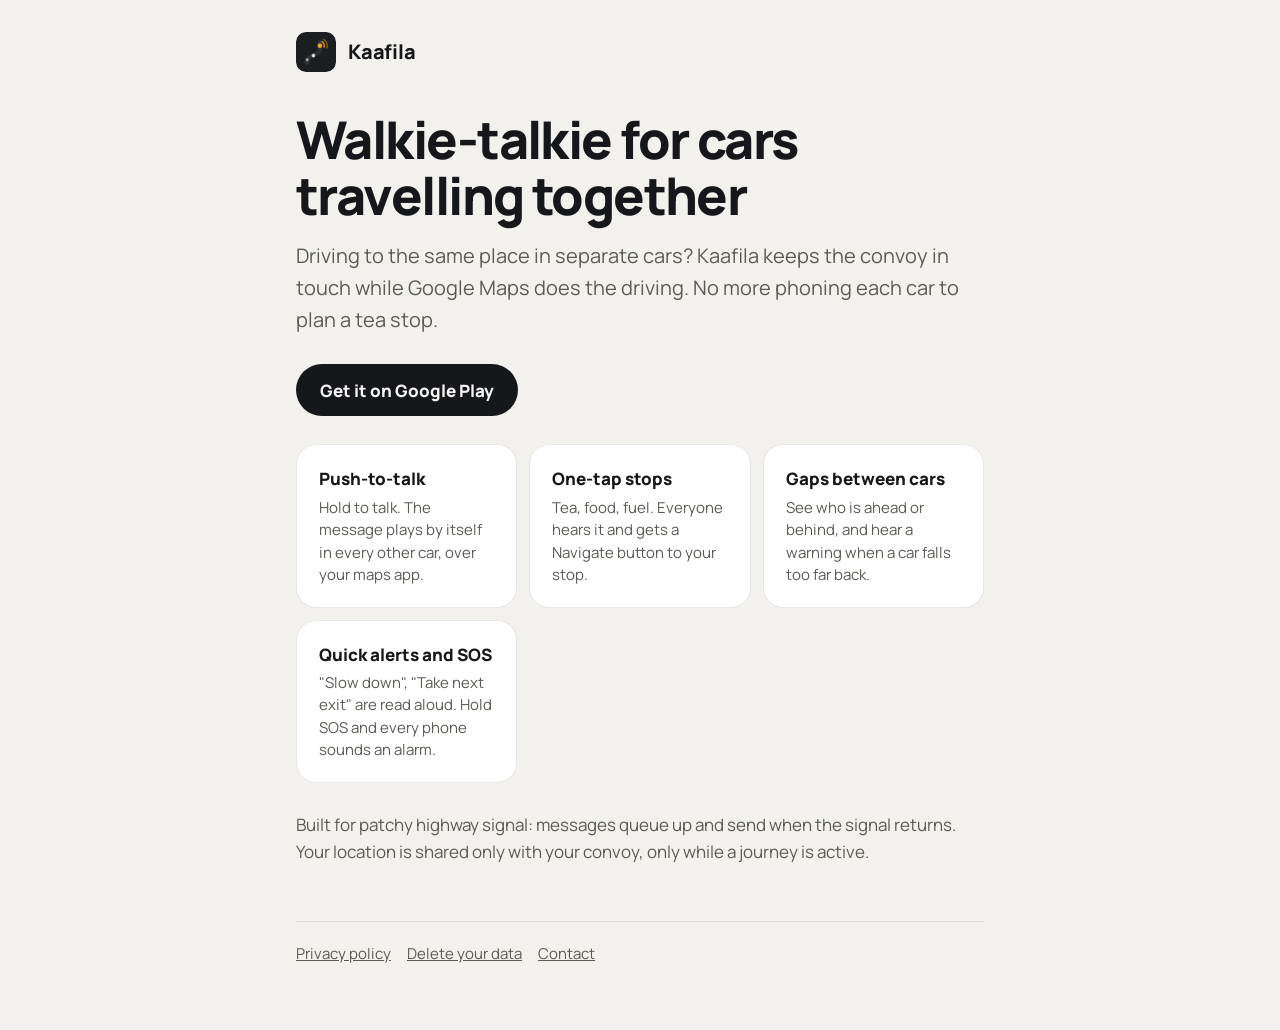
<file: index.html>
<!doctype html>
<html lang="en">
<head>
  <meta charset="utf-8">
  <meta name="viewport" content="width=device-width, initial-scale=1">
  <title>Kaafila · walkie-talkie for cars travelling together</title>
  <meta name="description" content="Push-to-talk, one-tap stops, live gaps between cars and SOS for families and friends driving to the same place.">
  <meta property="og:title" content="Kaafila · walkie-talkie for cars travelling together">
  <meta property="og:description" content="Push-to-talk, one-tap stops and SOS for cars travelling together.">
  <meta property="og:image" content="https://imsaiyyed.github.io/kaafila/assets/og.png">
  <meta property="og:image:width" content="1200">
  <meta property="og:image:height" content="630">
  <meta name="twitter:card" content="summary_large_image">
  <link rel="icon" href="assets/icon-192.png">
  <link rel="apple-touch-icon" href="assets/apple-touch-icon.png">
  <meta name="theme-color" content="#1C1D20">
  <link rel="preconnect" href="https://fonts.googleapis.com">
  <link rel="preconnect" href="https://fonts.gstatic.com" crossorigin>
  <link href="https://fonts.googleapis.com/css2?family=Manrope:wght@500;700;800&display=swap" rel="stylesheet">
  <link rel="stylesheet" href="assets/site.css">
</head>
<body>
<main>
  <header class="brand">
    <img src="assets/icon-192.png" alt="">
    <a href="./">Kaafila</a>
  </header>

  <h1>Walkie-talkie for cars travelling together</h1>
  <p class="lead">Driving to the same place in separate cars? Kaafila keeps the convoy in touch while Google Maps does the driving. No more phoning each car to plan a tea stop.</p>

  <div class="buttons">
    <a class="button" href="https://play.google.com/store/apps/details?id=com.ismailsaiyyed.kaafila">Get it on Google Play</a>
  </div>

  <div class="features">
    <div class="card">
      <h3>Push-to-talk</h3>
      <p>Hold to talk. The message plays by itself in every other car, over your maps app.</p>
    </div>
    <div class="card">
      <h3>One-tap stops</h3>
      <p>Tea, food, fuel. Everyone hears it and gets a Navigate button to your stop.</p>
    </div>
    <div class="card">
      <h3>Gaps between cars</h3>
      <p>See who is ahead or behind, and hear a warning when a car falls too far back.</p>
    </div>
    <div class="card">
      <h3>Quick alerts and SOS</h3>
      <p>"Slow down", "Take next exit" are read aloud. Hold SOS and every phone sounds an alarm.</p>
    </div>
  </div>

  <p class="muted">Built for patchy highway signal: messages queue up and send when the signal returns. Your location is shared only with your convoy, only while a journey is active.</p>

  <footer>
    <a href="privacy.html">Privacy policy</a>
    <a href="delete.html">Delete your data</a>
    <a href="mailto:ismailsaiyyed60@gmail.com">Contact</a>
  </footer>
</main>
</body>
</html>
</file>
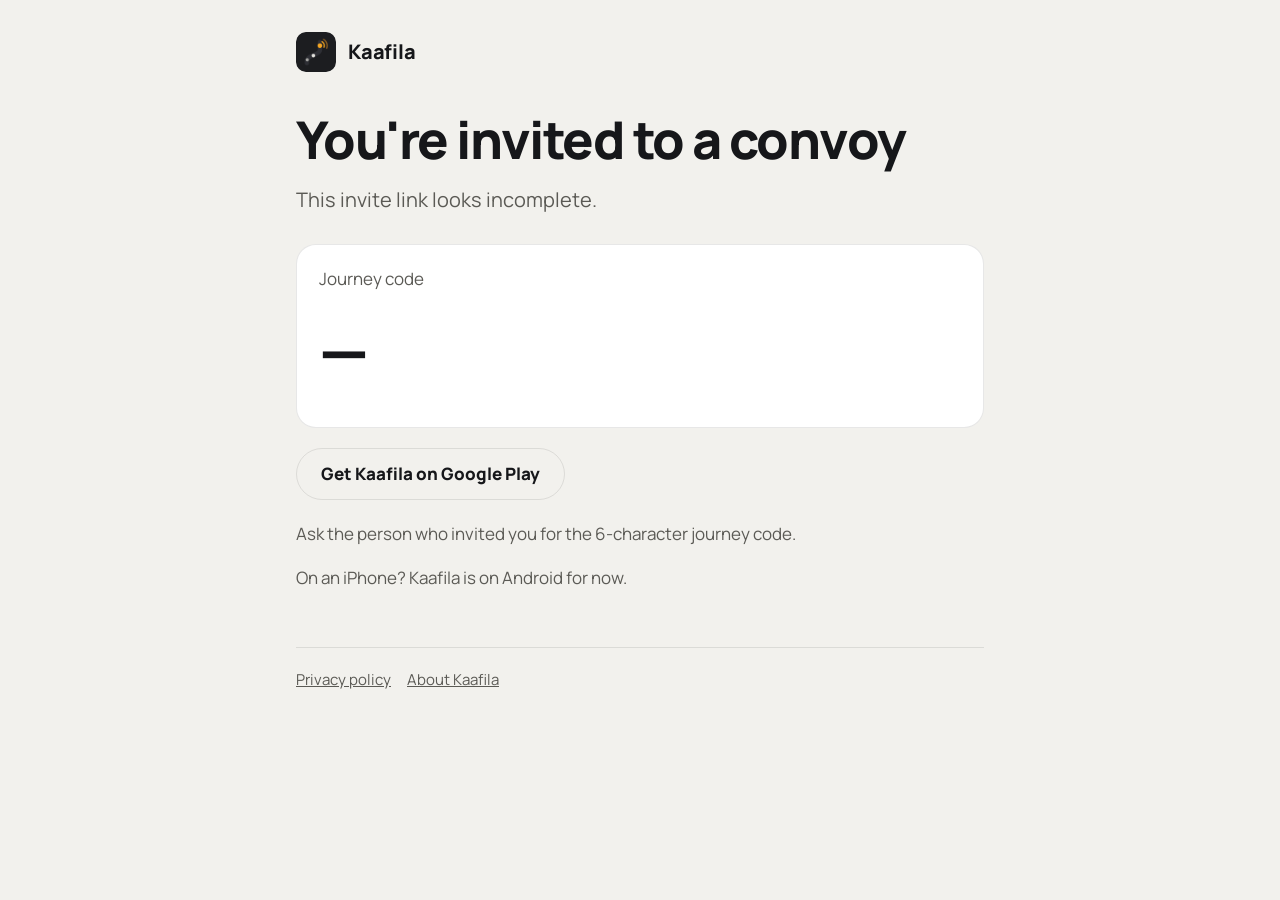
<file: j/index.html>
<!doctype html>
<html lang="en">
<head>
  <meta charset="utf-8">
  <meta name="viewport" content="width=device-width, initial-scale=1">
  <title>Join my convoy on Kaafila</title>
  <meta name="description" content="Tap to join the convoy in Kaafila, the walkie-talkie for cars travelling together.">
  <meta property="og:title" content="Join my convoy on Kaafila">
  <meta property="og:description" content="Tap to join the convoy in Kaafila, the walkie-talkie for cars travelling together.">
  <meta property="og:image" content="https://imsaiyyed.github.io/kaafila/assets/og.png">
  <meta property="og:image:width" content="1200">
  <meta property="og:image:height" content="630">
  <meta name="twitter:card" content="summary_large_image">
  <meta name="robots" content="noindex">
  <link rel="icon" href="../assets/icon-192.png">
  <link rel="apple-touch-icon" href="../assets/apple-touch-icon.png">
  <meta name="theme-color" content="#1C1D20">
  <link rel="preconnect" href="https://fonts.googleapis.com">
  <link rel="preconnect" href="https://fonts.gstatic.com" crossorigin>
  <link href="https://fonts.googleapis.com/css2?family=Manrope:wght@500;700;800&display=swap" rel="stylesheet">
  <link rel="stylesheet" href="../assets/site.css">
</head>
<body>
<main>
  <header class="brand">
    <img src="../assets/icon-192.png" alt="">
    <a href="../">Kaafila</a>
  </header>

  <h1>You're invited to a convoy</h1>
  <p class="lead" id="lead">Open this invite in the Kaafila app on your phone.</p>

  <div class="card">
    <div class="muted">Journey code</div>
    <div class="code" id="code">······</div>
  </div>

  <div class="buttons">
    <a class="button" id="open" href="#">Open in Kaafila</a>
    <a class="button secondary" href="https://play.google.com/store/apps/details?id=com.ismailsaiyyed.kaafila">Get Kaafila on Google Play</a>
  </div>

  <p class="muted" id="help">Nothing happened? Install Kaafila, open it, tap <b>Join with code</b> and type the code above.</p>
  <p class="muted">On an iPhone? Kaafila is on Android for now.</p>

  <footer>
    <a href="../privacy.html">Privacy policy</a>
    <a href="../">About Kaafila</a>
  </footer>
</main>
<script>
  // Invite links look like …/j/?code=ABC234. GitHub Pages cannot rewrite
  // paths, so the code travels as a query parameter.
  (function () {
    var alphabet = /^[A-HJ-KMNP-Z2-9]{6}$/;
    var raw = new URLSearchParams(location.search).get('code') || '';
    var code = raw.toUpperCase().replace(/[^A-Z0-9]/g, '');
    var codeEl = document.getElementById('code');
    var open = document.getElementById('open');
    if (!alphabet.test(code)) {
      codeEl.textContent = '—';
      open.style.display = 'none';
      document.getElementById('lead').textContent = 'This invite link looks incomplete.';
      document.getElementById('help').textContent = 'Ask the person who invited you for the 6-character journey code.';
      return;
    }
    codeEl.textContent = code.slice(0, 3) + ' ' + code.slice(3);
    var deepLink = 'kaafila://join/' + code;
    open.href = deepLink;
    if (/Android/i.test(navigator.userAgent)) {
      setTimeout(function () { location.href = deepLink; }, 300);
    }
  })();
</script>
</body>
</html>
</file>
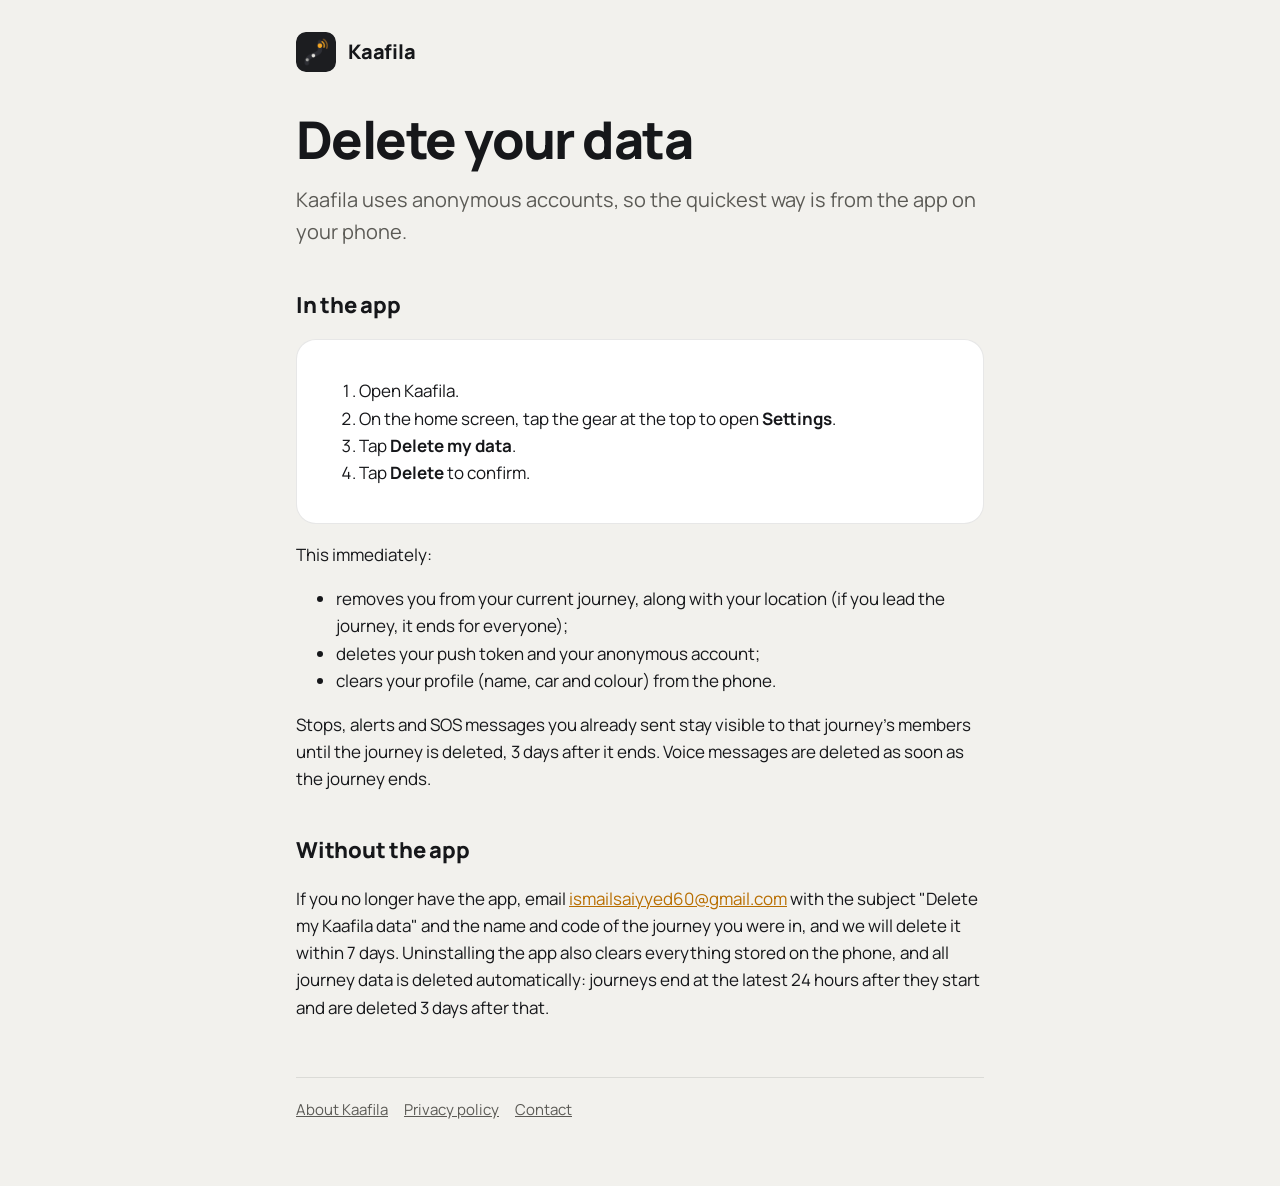
<file: delete.html>
<!doctype html>
<html lang="en">
<head>
  <meta charset="utf-8">
  <meta name="viewport" content="width=device-width, initial-scale=1">
  <title>Delete your Kaafila data</title>
  <link rel="icon" href="assets/icon-192.png">
  <link rel="apple-touch-icon" href="assets/apple-touch-icon.png">
  <meta name="theme-color" content="#1C1D20">
  <link rel="preconnect" href="https://fonts.googleapis.com">
  <link rel="preconnect" href="https://fonts.gstatic.com" crossorigin>
  <link href="https://fonts.googleapis.com/css2?family=Manrope:wght@500;700;800&display=swap" rel="stylesheet">
  <link rel="stylesheet" href="assets/site.css">
</head>
<body>
<main>
  <header class="brand">
    <img src="assets/icon-192.png" alt="">
    <a href="./">Kaafila</a>
  </header>

  <h1>Delete your data</h1>
  <p class="lead">Kaafila uses anonymous accounts, so the quickest way is from the app on your phone.</p>

  <h2>In the app</h2>
  <div class="card">
    <ol>
      <li>Open Kaafila.</li>
      <li>On the home screen, tap the gear at the top to open <b>Settings</b>.</li>
      <li>Tap <b>Delete my data</b>.</li>
      <li>Tap <b>Delete</b> to confirm.</li>
    </ol>
  </div>
  <p>This immediately:</p>
  <ul>
    <li>removes you from your current journey, along with your location (if you lead the journey, it ends for everyone);</li>
    <li>deletes your push token and your anonymous account;</li>
    <li>clears your profile (name, car and colour) from the phone.</li>
  </ul>
  <p>Stops, alerts and SOS messages you already sent stay visible to that journey's members until the journey is deleted, 3 days after it ends. Voice messages are deleted as soon as the journey ends.</p>

  <h2>Without the app</h2>
  <p>If you no longer have the app, email <a href="mailto:ismailsaiyyed60@gmail.com?subject=Delete%20my%20Kaafila%20data">ismailsaiyyed60@gmail.com</a> with the subject "Delete my Kaafila data" and the name and code of the journey you were in, and we will delete it within 7 days. Uninstalling the app also clears everything stored on the phone, and all journey data is deleted automatically: journeys end at the latest 24 hours after they start and are deleted 3 days after that.</p>

  <footer>
    <a href="./">About Kaafila</a>
    <a href="privacy.html">Privacy policy</a>
    <a href="mailto:ismailsaiyyed60@gmail.com">Contact</a>
  </footer>
</main>
</body>
</html>
</file>
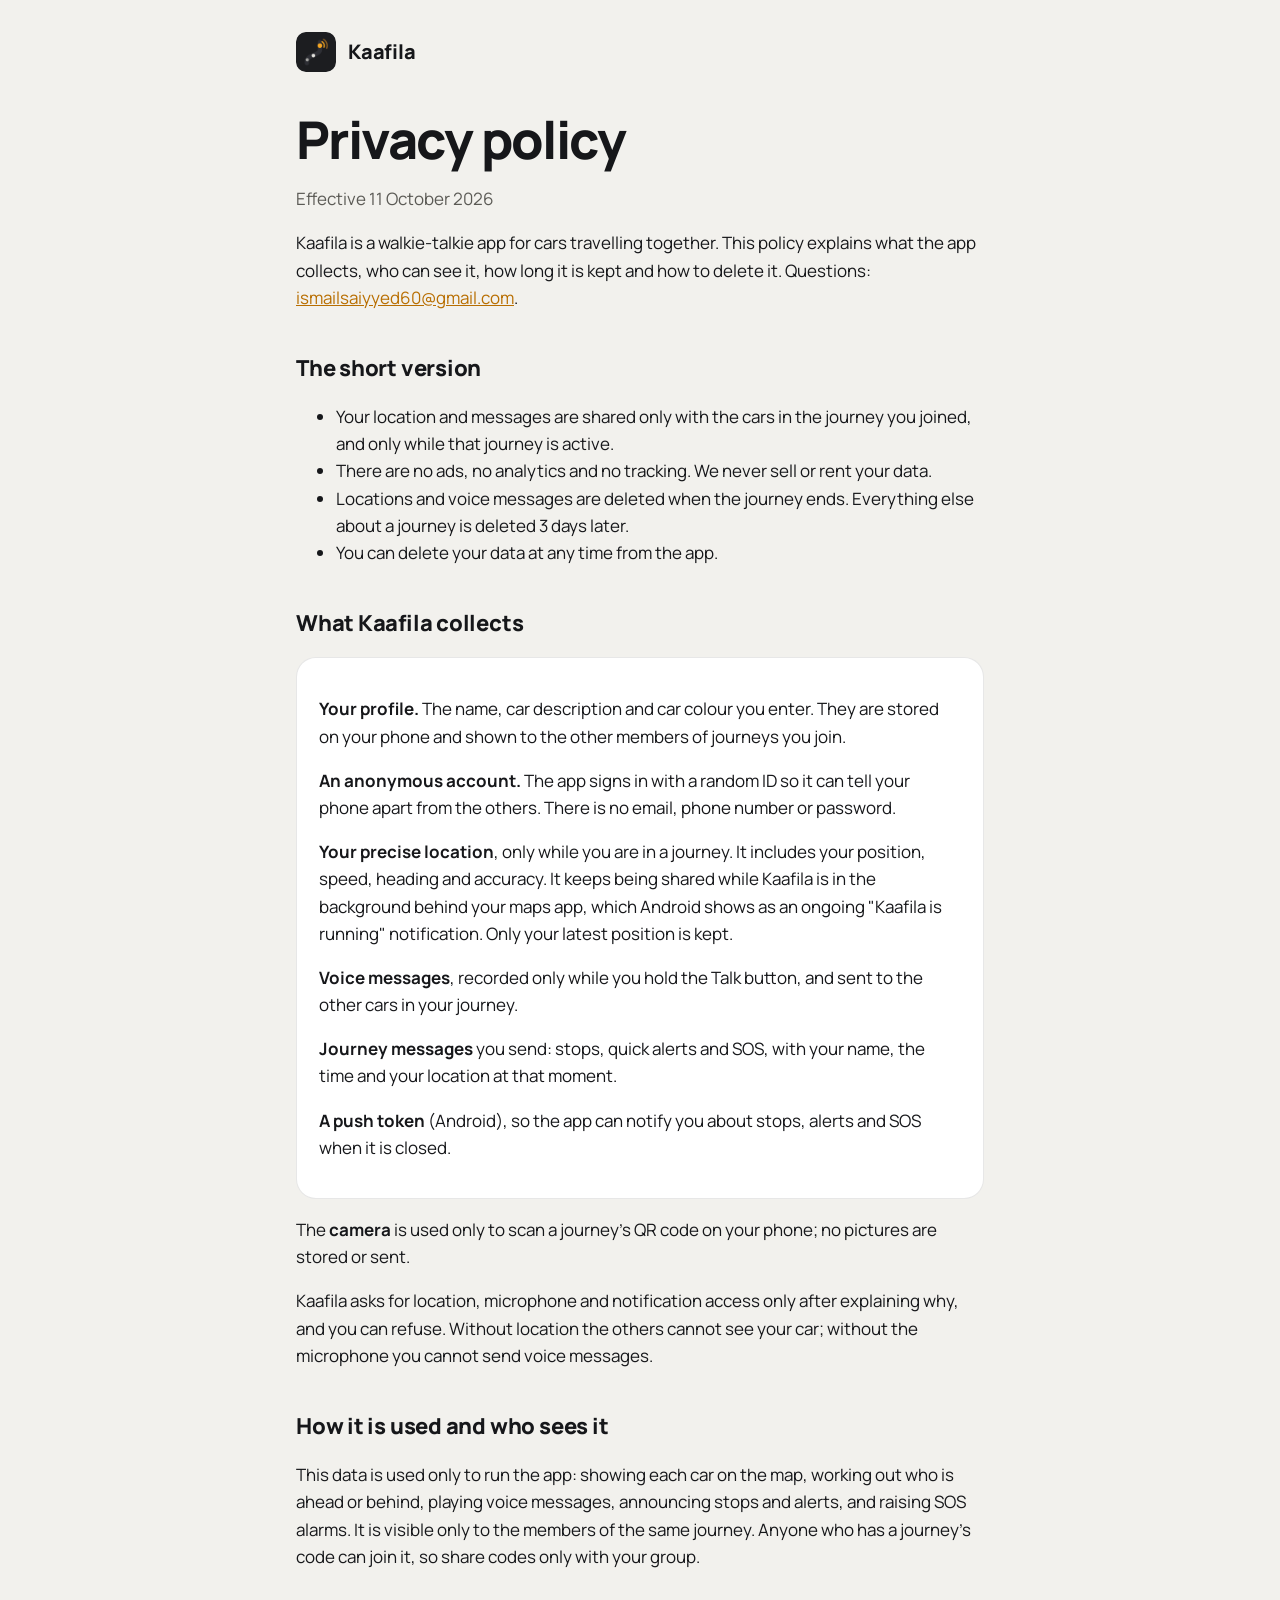
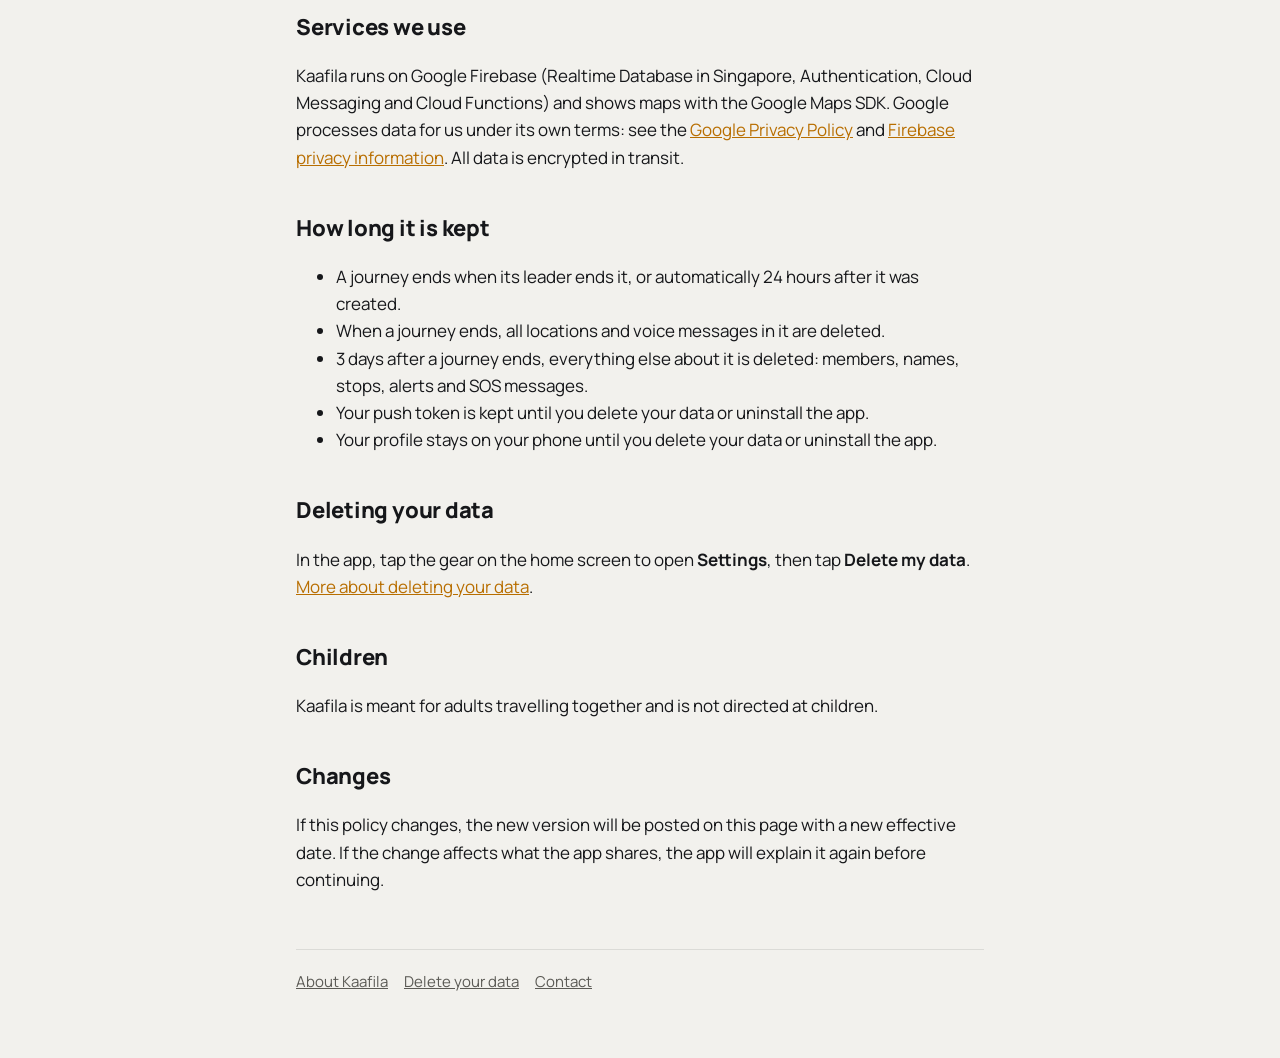
<file: privacy.html>
<!doctype html>
<html lang="en">
<head>
  <meta charset="utf-8">
  <meta name="viewport" content="width=device-width, initial-scale=1">
  <title>Kaafila privacy policy</title>
  <link rel="icon" href="assets/icon-192.png">
  <link rel="apple-touch-icon" href="assets/apple-touch-icon.png">
  <meta name="theme-color" content="#1C1D20">
  <link rel="preconnect" href="https://fonts.googleapis.com">
  <link rel="preconnect" href="https://fonts.gstatic.com" crossorigin>
  <link href="https://fonts.googleapis.com/css2?family=Manrope:wght@500;700;800&display=swap" rel="stylesheet">
  <link rel="stylesheet" href="assets/site.css">
</head>
<body>
<main>
  <header class="brand">
    <img src="assets/icon-192.png" alt="">
    <a href="./">Kaafila</a>
  </header>

  <h1>Privacy policy</h1>
  <p class="muted">Effective 11 October 2026</p>

  <p>Kaafila is a walkie-talkie app for cars travelling together. This policy explains what the app collects, who can see it, how long it is kept and how to delete it. Questions: <a href="mailto:ismailsaiyyed60@gmail.com">ismailsaiyyed60@gmail.com</a>.</p>

  <h2>The short version</h2>
  <ul>
    <li>Your location and messages are shared only with the cars in the journey you joined, and only while that journey is active.</li>
    <li>There are no ads, no analytics and no tracking. We never sell or rent your data.</li>
    <li>Locations and voice messages are deleted when the journey ends. Everything else about a journey is deleted 3 days later.</li>
    <li>You can delete your data at any time from the app.</li>
  </ul>

  <h2>What Kaafila collects</h2>
  <div class="card">
    <p><b>Your profile.</b> The name, car description and car colour you enter. They are stored on your phone and shown to the other members of journeys you join.</p>
    <p><b>An anonymous account.</b> The app signs in with a random ID so it can tell your phone apart from the others. There is no email, phone number or password.</p>
    <p><b>Your precise location</b>, only while you are in a journey. It includes your position, speed, heading and accuracy. It keeps being shared while Kaafila is in the background behind your maps app, which Android shows as an ongoing "Kaafila is running" notification. Only your latest position is kept.</p>
    <p><b>Voice messages</b>, recorded only while you hold the Talk button, and sent to the other cars in your journey.</p>
    <p><b>Journey messages</b> you send: stops, quick alerts and SOS, with your name, the time and your location at that moment.</p>
    <p><b>A push token</b> (Android), so the app can notify you about stops, alerts and SOS when it is closed.</p>
  </div>
  <p>The <b>camera</b> is used only to scan a journey's QR code on your phone; no pictures are stored or sent.</p>
  <p>Kaafila asks for location, microphone and notification access only after explaining why, and you can refuse. Without location the others cannot see your car; without the microphone you cannot send voice messages.</p>

  <h2>How it is used and who sees it</h2>
  <p>This data is used only to run the app: showing each car on the map, working out who is ahead or behind, playing voice messages, announcing stops and alerts, and raising SOS alarms. It is visible only to the members of the same journey. Anyone who has a journey's code can join it, so share codes only with your group.</p>

  <h2>Services we use</h2>
  <p>Kaafila runs on Google Firebase (Realtime Database in Singapore, Authentication, Cloud Messaging and Cloud Functions) and shows maps with the Google Maps SDK. Google processes data for us under its own terms: see the <a href="https://policies.google.com/privacy">Google Privacy Policy</a> and <a href="https://firebase.google.com/support/privacy">Firebase privacy information</a>. All data is encrypted in transit.</p>

  <h2>How long it is kept</h2>
  <ul>
    <li>A journey ends when its leader ends it, or automatically 24 hours after it was created.</li>
    <li>When a journey ends, all locations and voice messages in it are deleted.</li>
    <li>3 days after a journey ends, everything else about it is deleted: members, names, stops, alerts and SOS messages.</li>
    <li>Your push token is kept until you delete your data or uninstall the app.</li>
    <li>Your profile stays on your phone until you delete your data or uninstall the app.</li>
  </ul>

  <h2>Deleting your data</h2>
  <p>In the app, tap the gear on the home screen to open <b>Settings</b>, then tap <b>Delete my data</b>. <a href="delete.html">More about deleting your data</a>.</p>

  <h2>Children</h2>
  <p>Kaafila is meant for adults travelling together and is not directed at children.</p>

  <h2>Changes</h2>
  <p>If this policy changes, the new version will be posted on this page with a new effective date. If the change affects what the app shares, the app will explain it again before continuing.</p>

  <footer>
    <a href="./">About Kaafila</a>
    <a href="delete.html">Delete your data</a>
    <a href="mailto:ismailsaiyyed60@gmail.com">Contact</a>
  </footer>
</main>
</body>
</html>
</file>
<file: assets/site.css>
/* Kaafila website: "Graphite + glass", Manrope, light and dark. */
:root {
  --bg: #f2f1ed;
  --surface: #ffffff;
  --ink: #16171a;
  --muted: #5b5a55;
  --line: rgba(22, 23, 26, 0.1);
  --accent: #b86e00;
  --button: #16171a;
  --button-ink: #f4f4f2;
  --amber: #f4a623;
  color-scheme: light dark;
}
@media (prefers-color-scheme: dark) {
  :root {
    --bg: #111215;
    --surface: #1c1d20;
    --ink: #f4f4f2;
    --muted: #a9abaf;
    --line: rgba(255, 255, 255, 0.1);
    --accent: #f4a623;
    --button: #f4f4f2;
    --button-ink: #16171a;
  }
}

* { box-sizing: border-box; }

body {
  margin: 0;
  background: var(--bg);
  color: var(--ink);
  font-family: Manrope, system-ui, -apple-system, "Segoe UI", sans-serif;
  font-size: 17px;
  line-height: 1.6;
  -webkit-text-size-adjust: 100%;
}

main {
  max-width: 720px;
  margin: 0 auto;
  padding: 32px 16px 64px;
}

header.brand {
  display: flex;
  align-items: center;
  gap: 12px;
  margin-bottom: 40px;
}
header.brand img { width: 40px; height: 40px; border-radius: 10px; }
header.brand a {
  color: var(--ink);
  font-weight: 800;
  font-size: 20px;
  text-decoration: none;
  letter-spacing: -0.01em;
}

h1 {
  font-size: clamp(34px, 7vw, 52px);
  line-height: 1.08;
  letter-spacing: -0.03em;
  font-weight: 800;
  margin: 0 0 16px;
}
h2 {
  font-size: 22px;
  letter-spacing: -0.01em;
  font-weight: 800;
  margin: 40px 0 8px;
}
p, li { color: var(--ink); }
.lead { font-size: 20px; color: var(--muted); margin: 0 0 28px; }
.muted { color: var(--muted); }
a { color: var(--accent); }

.card {
  background: var(--surface);
  border: 1px solid var(--line);
  border-radius: 20px;
  padding: 20px 22px;
  margin: 16px 0;
}

.features {
  display: grid;
  grid-template-columns: repeat(auto-fit, minmax(200px, 1fr));
  gap: 12px;
  margin: 28px 0;
}
.features .card { margin: 0; }
.features h3 { margin: 0 0 4px; font-size: 17px; font-weight: 800; }
.features p { margin: 0; color: var(--muted); font-size: 15px; line-height: 1.5; }

.button {
  display: inline-flex;
  align-items: center;
  justify-content: center;
  min-height: 52px;
  padding: 0 24px;
  border-radius: 999px;
  background: var(--button);
  color: var(--button-ink);
  font-weight: 800;
  text-decoration: none;
  border: 0;
}
.button.secondary {
  background: transparent;
  color: var(--ink);
  border: 1px solid var(--line);
}
.buttons { display: flex; flex-wrap: wrap; gap: 10px; margin: 20px 0; }

.code {
  font-size: clamp(40px, 12vw, 64px);
  font-weight: 800;
  letter-spacing: 0.12em;
  font-variant-numeric: tabular-nums;
  margin: 8px 0 4px;
}

footer {
  margin-top: 56px;
  padding-top: 20px;
  border-top: 1px solid var(--line);
  font-size: 15px;
  color: var(--muted);
  display: flex;
  flex-wrap: wrap;
  gap: 16px;
}
footer a { color: var(--muted); }
</file>
